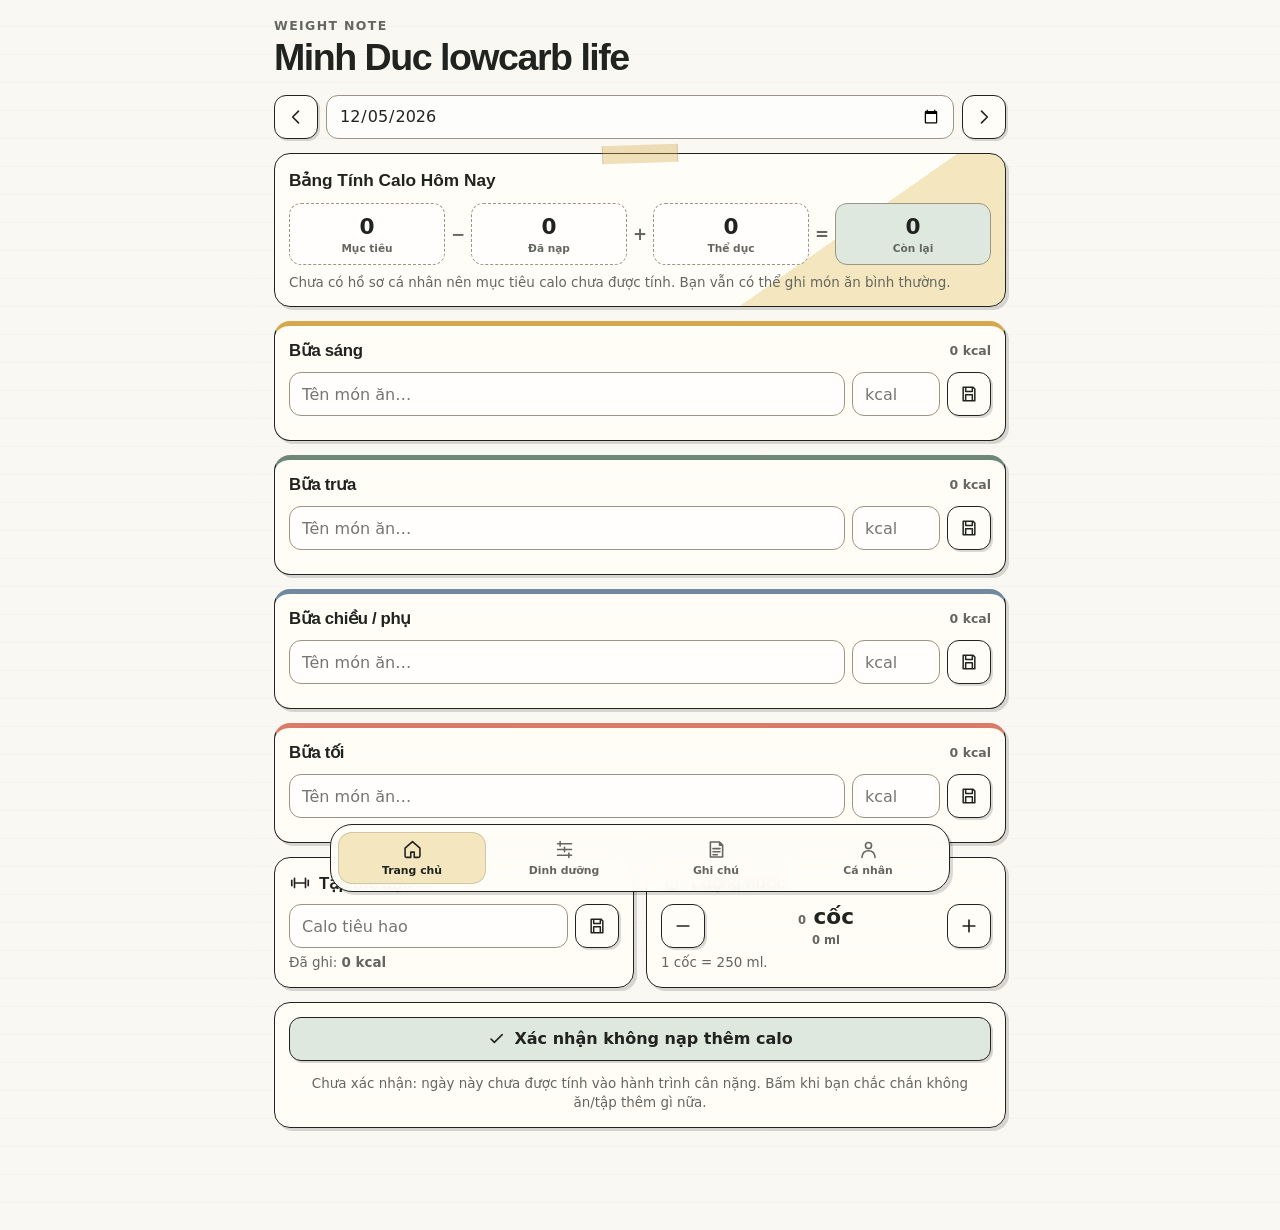
<file: index.html>
<!doctype html>
<html lang="vi">
<head>
  <meta charset="utf-8">
  <meta name="viewport" content="width=device-width, initial-scale=1, viewport-fit=cover">
  <meta name="theme-color" content="#f5f1e7">
  <title>Weight Note · Trang chủ</title>
  <link rel="stylesheet" href="css/index.css">
</head>
<body>
  <main class="app-shell">
    <header class="page-header">
      <div>
        <p class="page-kicker">Weight Note</p>
        <h1 class="page-title">Minh Duc lowcarb life</h1>
      </div>
    </header>

    <div class="date-switcher">
      <button type="button" class="icon-button" data-date-prev aria-label="Ngày trước"><svg class="icon"><use href="assets/icons.svg#chevron-left"></use></svg></button>
      <input class="input" type="date" id="date-picker" aria-label="Chọn ngày">
      <button type="button" class="icon-button" data-date-next aria-label="Ngày sau"><svg class="icon"><use href="assets/icons.svg#chevron-right"></use></svg></button>
    </div>

    <div class="stack">
      <section class="paper-card calorie-card paper-card__tape">
        <h2>Bảng Tính Calo Hôm Nay</h2>
        <div class="calorie-dashboard" aria-label="Tổng hợp calo theo chiều ngang">
          <div class="cal-item"><span id="summary-target">—</span><label>Mục tiêu</label></div>
          <div class="cal-math">−</div>
          <div class="cal-item"><span id="summary-food">0</span><label>Đã nạp</label></div>
          <div class="cal-math">+</div>
          <div class="cal-item"><span id="summary-burn">0</span><label>Thể dục</label></div>
          <div class="cal-math">=</div>
          <div class="cal-item highlight"><span id="summary-remaining">—</span><label>Còn lại</label></div>
        </div>
        <p id="profile-hint" class="section-note">Chưa có hồ sơ cá nhân nên mục tiêu calo chưa được tính. Bạn vẫn có thể ghi món ăn bình thường.</p>
      </section>

      <section class="paper-card meal-section" data-meal="breakfast">
        <div class="meal-head"><h2 class="section-title">Bữa sáng</h2><span class="meal-total" data-meal-total>0 kcal</span></div>
        <div class="quick-entry">
          <div class="quick-entry__name">
            <input class="input" data-food-name autocomplete="off" placeholder="Tên món ăn…">
            <div class="suggestion-box hidden" data-suggestions></div>
          </div>
          <input class="input" data-food-calories type="number" inputmode="numeric" min="0" step="1" placeholder="kcal">
          <button type="button" class="icon-button" data-save-food aria-label="Lưu món"><svg class="icon"><use href="assets/icons.svg#save"></use></svg></button>
        </div>
        <div class="saved-lines" data-saved-lines></div>
      </section>

      <section class="paper-card meal-section" data-meal="lunch">
        <div class="meal-head"><h2 class="section-title">Bữa trưa</h2><span class="meal-total" data-meal-total>0 kcal</span></div>
        <div class="quick-entry">
          <div class="quick-entry__name">
            <input class="input" data-food-name autocomplete="off" placeholder="Tên món ăn…">
            <div class="suggestion-box hidden" data-suggestions></div>
          </div>
          <input class="input" data-food-calories type="number" inputmode="numeric" min="0" step="1" placeholder="kcal">
          <button type="button" class="icon-button" data-save-food aria-label="Lưu món"><svg class="icon"><use href="assets/icons.svg#save"></use></svg></button>
        </div>
        <div class="saved-lines" data-saved-lines></div>
      </section>

      <section class="paper-card meal-section" data-meal="snack">
        <div class="meal-head"><h2 class="section-title">Bữa chiều / phụ</h2><span class="meal-total" data-meal-total>0 kcal</span></div>
        <div class="quick-entry">
          <div class="quick-entry__name">
            <input class="input" data-food-name autocomplete="off" placeholder="Tên món ăn…">
            <div class="suggestion-box hidden" data-suggestions></div>
          </div>
          <input class="input" data-food-calories type="number" inputmode="numeric" min="0" step="1" placeholder="kcal">
          <button type="button" class="icon-button" data-save-food aria-label="Lưu món"><svg class="icon"><use href="assets/icons.svg#save"></use></svg></button>
        </div>
        <div class="saved-lines" data-saved-lines></div>
      </section>

      <section class="paper-card meal-section" data-meal="dinner">
        <div class="meal-head"><h2 class="section-title">Bữa tối</h2><span class="meal-total" data-meal-total>0 kcal</span></div>
        <div class="quick-entry">
          <div class="quick-entry__name">
            <input class="input" data-food-name autocomplete="off" placeholder="Tên món ăn…">
            <div class="suggestion-box hidden" data-suggestions></div>
          </div>
          <input class="input" data-food-calories type="number" inputmode="numeric" min="0" step="1" placeholder="kcal">
          <button type="button" class="icon-button" data-save-food aria-label="Lưu món"><svg class="icon"><use href="assets/icons.svg#save"></use></svg></button>
        </div>
        <div class="saved-lines" data-saved-lines></div>
      </section>

      <div class="home-tools">
        <section class="paper-card tool-card">
          <div class="tool-head"><svg class="icon"><use href="assets/icons.svg#dumbbell"></use></svg><h2 class="section-title">Tập thể dục</h2></div>
          <div class="exercise-row">
            <input class="input" id="exercise-input" type="number" inputmode="numeric" min="0" step="1" placeholder="Calo tiêu hao">
            <button class="icon-button" id="save-exercise" type="button" aria-label="Lưu calo thể dục"><svg class="icon"><use href="assets/icons.svg#save"></use></svg></button>
          </div>
          <p class="section-note">Đã ghi: <strong id="exercise-total">0 kcal</strong></p>
        </section>

        <section class="paper-card tool-card">
          <div class="tool-head"><svg class="icon"><use href="assets/icons.svg#water"></use></svg><h2 class="section-title">Lượng nước</h2></div>
          <div class="water-stepper">
            <button class="icon-button" id="water-minus" type="button" aria-label="Bớt một cốc"><svg class="icon"><use href="assets/icons.svg#minus"></use></svg></button>
            <div class="water-count"><strong><span id="water-cups">0</span> cốc</strong><span id="water-ml">0 ml</span></div>
            <button class="icon-button" id="water-plus" type="button" aria-label="Thêm một cốc"><svg class="icon"><use href="assets/icons.svg#plus"></use></svg></button>
          </div>
          <p class="section-note">1 cốc = 250 ml.</p>
        </section>
      </div>

      <section class="paper-card confirm-day-card">
        <button type="button" class="button primary" id="confirm-day-btn">
          <svg class="icon"><use href="assets/icons.svg#check"></use></svg>
          <span id="confirm-day-btn-label">Xác nhận không nạp thêm calo</span>
        </button>
        <p class="section-note" id="confirm-day-status"></p>
      </section>
    </div>
  </main>

  <nav class="bottom-nav" aria-label="Điều hướng chính">
    <a class="nav-link active" href="index.html"><svg class="icon"><use href="assets/icons.svg#home"></use></svg><span>Trang chủ</span></a>
    <a class="nav-link" href="nutrition.html"><svg class="icon"><use href="assets/icons.svg#nutrition"></use></svg><span>Dinh dưỡng</span></a>
    <a class="nav-link" href="notes.html"><svg class="icon"><use href="assets/icons.svg#note"></use></svg><span>Ghi chú</span></a>
    <a class="nav-link" href="profile.html"><svg class="icon"><use href="assets/icons.svg#profile"></use></svg><span>Cá nhân</span></a>
  </nav>

  <script type="module" src="js/pages/home.js"></script>
</body>
</html>
</file>
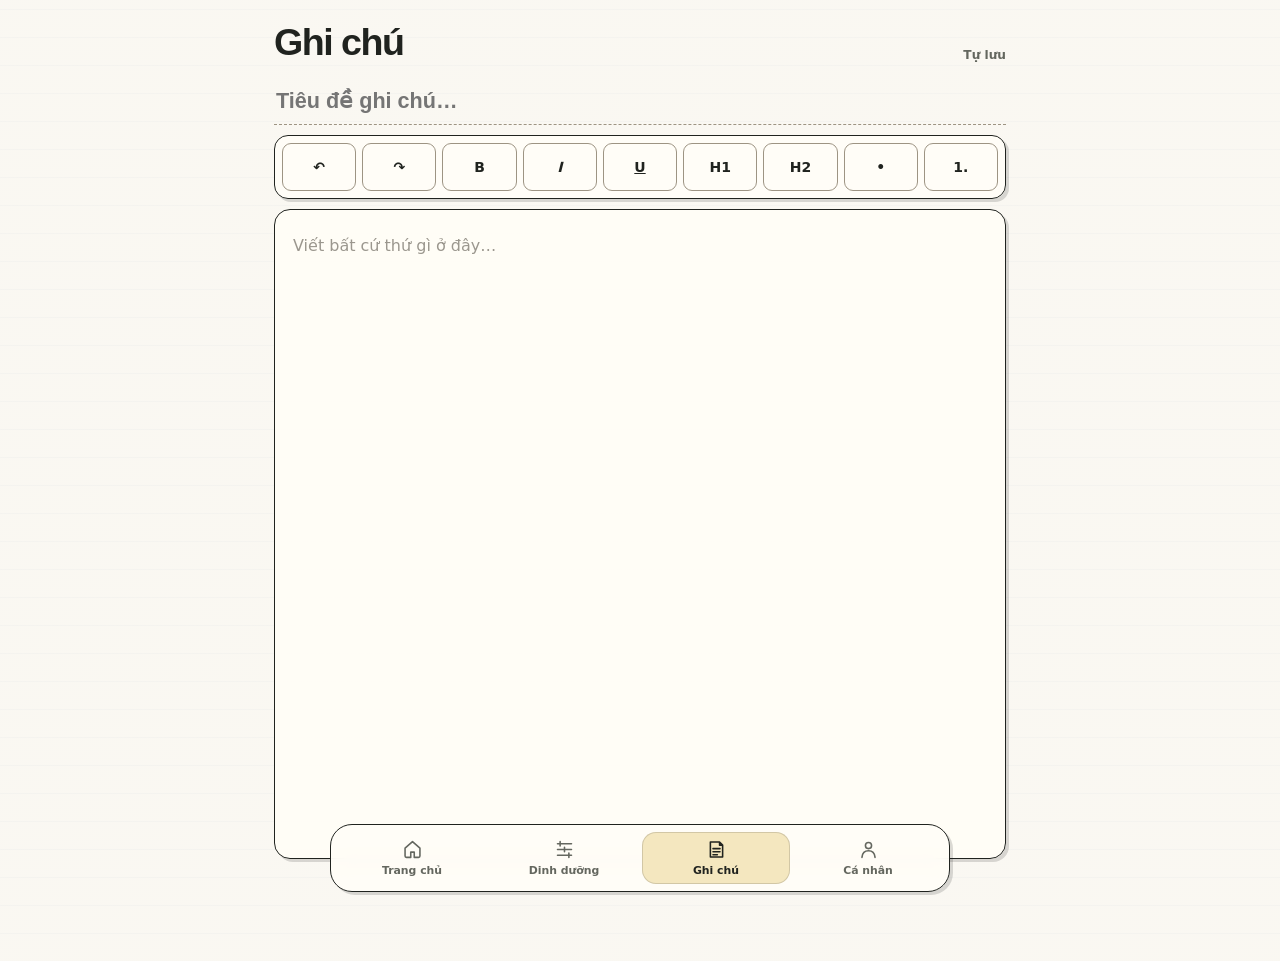
<file: notes.html>
<!doctype html>
<html lang="vi">
<head>
  <meta charset="utf-8">
  <meta name="viewport" content="width=device-width, initial-scale=1, viewport-fit=cover">
  <meta name="theme-color" content="#f5f1e7">
  <title>Weight Note · Ghi chú</title>
  <link rel="stylesheet" href="css/index.css">
</head>
<body>
  <main class="app-shell">
    <header class="page-header">
      <div><p class="page-kicker">  <h1 class="page-title">Ghi chú</h1></div>
      <span class="note-save-state" id="note-save-state">Tự lưu</span>
    </header>

    <section class="note-shell">
      <input class="note-title-input" id="note-title" placeholder="Tiêu đề ghi chú…" aria-label="Tiêu đề ghi chú">

      <div class="editor-toolbar" aria-label="Thanh định dạng">
        <button class="editor-tool" type="button" data-command="undo" title="Hoàn tác">↶</button>
        <button class="editor-tool" type="button" data-command="redo" title="Làm lại">↷</button>
        <button class="editor-tool" type="button" data-command="bold" title="In đậm"><b>B</b></button>
        <button class="editor-tool" type="button" data-command="italic" title="In nghiêng"><i>I</i></button>
        <button class="editor-tool" type="button" data-command="underline" title="Gạch chân"><u>U</u></button>
        <button class="editor-tool" type="button" data-command="formatBlock" data-value="H1" title="Tiêu đề lớn">H1</button>
        <button class="editor-tool" type="button" data-command="formatBlock" data-value="H2" title="Tiêu đề nhỏ">H2</button>
        <button class="editor-tool" type="button" data-command="insertUnorderedList" title="Danh sách chấm">• </button>
        <button class="editor-tool" type="button" data-command="insertOrderedList" title="Danh sách số">1. </button>
      </div>

      <article id="note-editor" class="note-editor" contenteditable="true" spellcheck="true" data-placeholder="Viết bất cứ thứ gì ở đây…"></article>
    </section>
  </main>

  <nav class="bottom-nav" aria-label="Điều hướng chính">
    <a class="nav-link" href="index.html"><svg class="icon"><use href="assets/icons.svg#home"></use></svg><span>Trang chủ</span></a>
    <a class="nav-link" href="nutrition.html"><svg class="icon"><use href="assets/icons.svg#nutrition"></use></svg><span>Dinh dưỡng</span></a>
    <a class="nav-link active" href="notes.html"><svg class="icon"><use href="assets/icons.svg#note"></use></svg><span>Ghi chú</span></a>
    <a class="nav-link" href="profile.html"><svg class="icon"><use href="assets/icons.svg#profile"></use></svg><span>Cá nhân</span></a>
  </nav>

  <script type="module" src="js/pages/notes.js"></script>
</body>
</html>
</file>
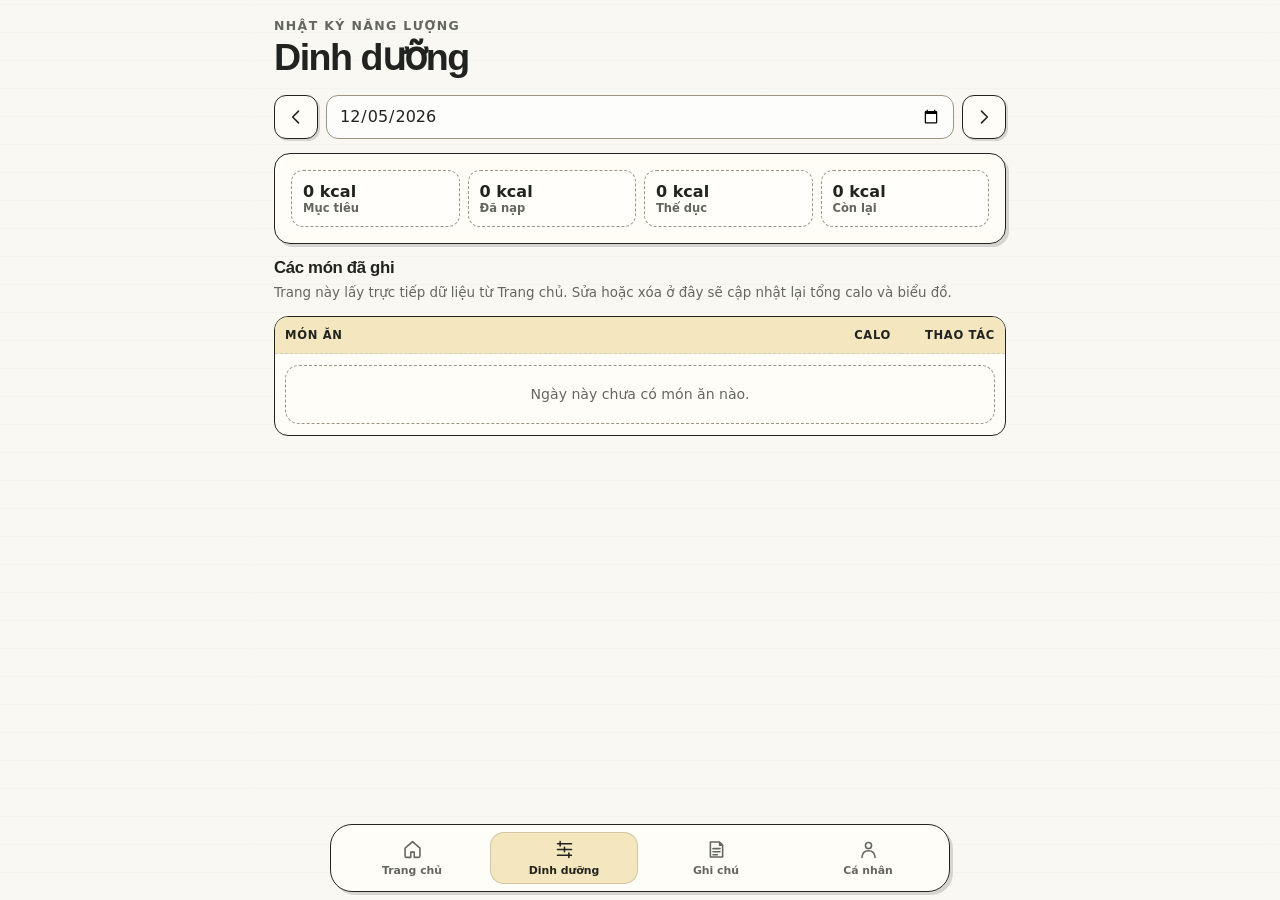
<file: nutrition.html>
<!doctype html>
<html lang="vi">
<head>
  <meta charset="utf-8">
  <meta name="viewport" content="width=device-width, initial-scale=1, viewport-fit=cover">
  <meta name="theme-color" content="#f5f1e7">
  <title>Weight Note · Dinh dưỡng</title>
  <link rel="stylesheet" href="css/index.css">
</head>
<body>
  <main class="app-shell">
    <header class="page-header">
      <div><p class="page-kicker">Nhật ký năng lượng</p><h1 class="page-title">Dinh dưỡng</h1></div>
    </header>

    <div class="date-switcher">
      <button type="button" class="icon-button" data-date-prev aria-label="Ngày trước"><svg class="icon"><use href="assets/icons.svg#chevron-left"></use></svg></button>
      <input class="input" type="date" id="date-picker" aria-label="Chọn ngày">
      <button type="button" class="icon-button" data-date-next aria-label="Ngày sau"><svg class="icon"><use href="assets/icons.svg#chevron-right"></use></svg></button>
    </div>

    <div class="stack">
      <section class="paper-card paper-card__body">
        <div class="nutrition-summary">
          <div class="stat-chip"><strong id="sum-target">Chưa có</strong><span>Mục tiêu</span></div>
          <div class="stat-chip"><strong id="sum-food">0 kcal</strong><span>Đã nạp</span></div>
          <div class="stat-chip"><strong id="sum-exercise">0 kcal</strong><span>Thể dục</span></div>
          <div class="stat-chip"><strong id="sum-remaining">—</strong><span>Còn lại</span></div>
        </div>
      </section>

      <section class="stack">
        <div>
          <h2 class="section-title">Các món đã ghi</h2>
          <p class="section-note">Trang này lấy trực tiếp dữ liệu từ Trang chủ. Sửa hoặc xóa ở đây sẽ cập nhật lại tổng calo và biểu đồ.</p>
        </div>
        <div class="table-wrap">
          <table class="data-table">
            <thead><tr><th>Món ăn</th><th style="text-align:right">Calo</th><th style="text-align:right">Thao tác</th></tr></thead>
            <tbody id="food-table-body"></tbody>
          </table>
        </div>
      </section>

      <section class="paper-card paper-card__body hidden">
        <h2 class="section-title">Món từng dùng còn tồn tại</h2>
        <p class="section-note">Đây chính là nguồn đề xuất ở Trang chủ. Một món chỉ biến mất khỏi đề xuất khi không còn bản ghi nào của món đó trong lịch sử.</p>
        <div class="history-hint-list" id="food-memory" style="margin-top:12px"></div>
      </section>
    </div>
  </main>

  <nav class="bottom-nav" aria-label="Điều hướng chính">
    <a class="nav-link" href="index.html"><svg class="icon"><use href="assets/icons.svg#home"></use></svg><span>Trang chủ</span></a>
    <a class="nav-link active" href="nutrition.html"><svg class="icon"><use href="assets/icons.svg#nutrition"></use></svg><span>Dinh dưỡng</span></a>
    <a class="nav-link" href="notes.html"><svg class="icon"><use href="assets/icons.svg#note"></use></svg><span>Ghi chú</span></a>
    <a class="nav-link" href="profile.html"><svg class="icon"><use href="assets/icons.svg#profile"></use></svg><span>Cá nhân</span></a>
  </nav>

  <script type="module" src="js/pages/nutrition.js"></script>
</body>
</html>
</file>
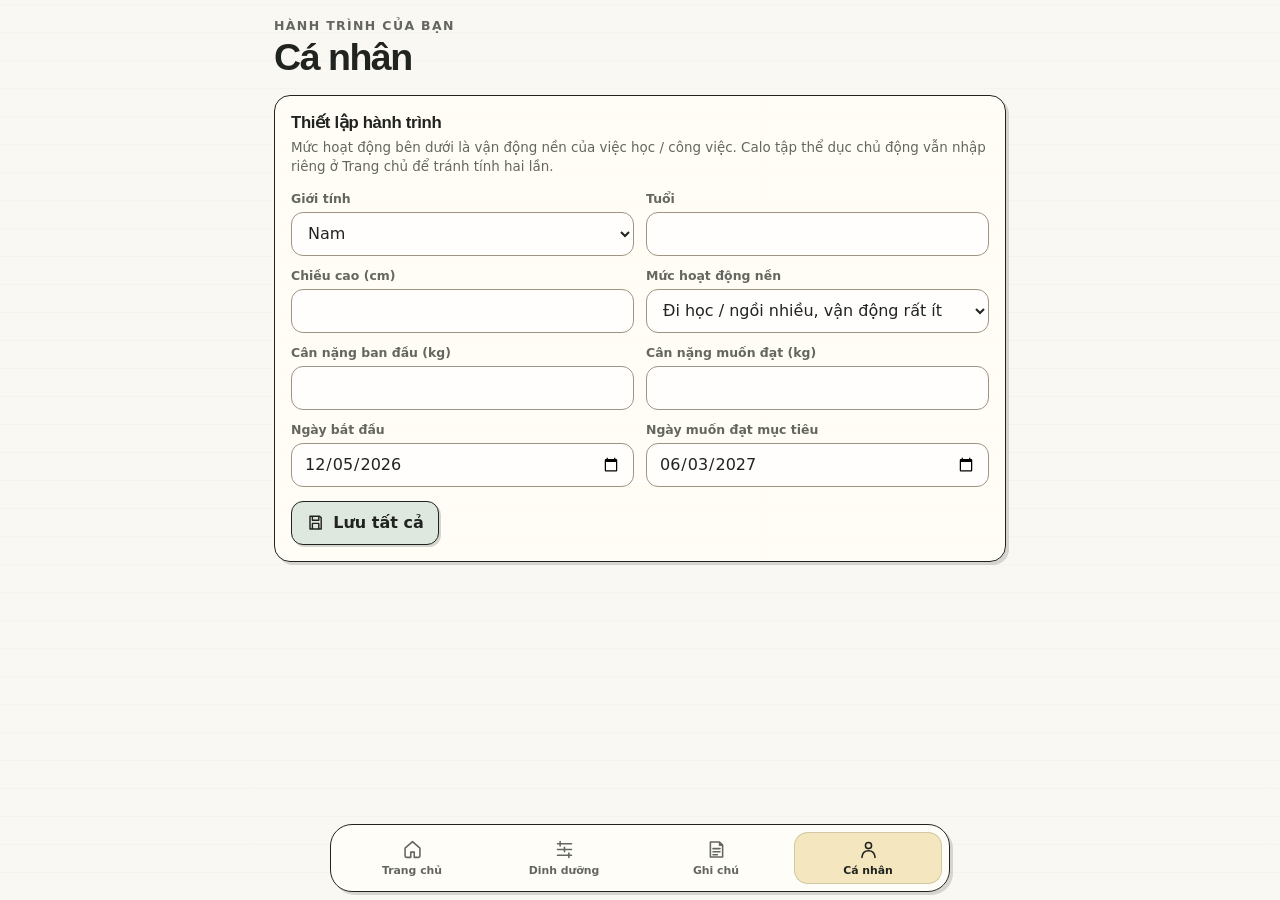
<file: profile.html>
<!doctype html>
<html lang="vi">
<head>
  <meta charset="utf-8">
  <meta name="viewport" content="width=device-width, initial-scale=1, viewport-fit=cover">
  <meta name="theme-color" content="#f5f1e7">
  <title>Weight Note · Cá nhân</title>
  <link rel="stylesheet" href="css/index.css">
</head>
<body>
  <main class="app-shell">
    <header class="page-header">
      <div><p class="page-kicker">Hành trình của bạn</p><h1 class="page-title">Cá nhân</h1></div>
    </header>

    <section class="paper-card profile-form-card" id="profile-form-card">
      <h2 class="section-title">Thiết lập hành trình</h2>
      <p class="section-note">Mức hoạt động bên dưới là vận động nền của việc học / công việc. Calo tập thể dục chủ động vẫn nhập riêng ở Trang chủ để tránh tính hai lần.</p>
      <p id="profile-recovery-note" class="form-message hidden">Phát hiện dữ liệu hành trình bị thiếu (chỉ còn một phần). Nhập lại đầy đủ bên dưới và lưu để tự phục hồi — dữ liệu cũ không đầy đủ sẽ được thay bằng dữ liệu bạn nhập lại ở đây.</p>

      <form id="profile-form" style="margin-top:14px">
        <div class="form-grid">
          <div class="field"><label for="gender">Giới tính</label><select class="select" id="gender" name="gender"><option value="male">Nam</option><option value="female">Nữ</option></select></div>
          <div class="field"><label for="age">Tuổi</label><input class="input" id="age" name="age" type="number" min="15" max="100" inputmode="numeric" required></div>
          <div class="field"><label for="heightCm">Chiều cao (cm)</label><input class="input" id="heightCm" name="heightCm" type="number" min="100" max="250" step="0.1" required></div>
          <div class="field"><label for="activity-level">Mức hoạt động nền</label><select class="select" id="activity-level" name="activityLevel"></select></div>
          <div class="field"><label for="startWeight">Cân nặng ban đầu (kg)</label><input class="input" id="startWeight" name="startWeight" type="number" min="1" step="0.1" required></div>
          <div class="field"><label for="targetWeight">Cân nặng muốn đạt (kg)</label><input class="input" id="targetWeight" name="targetWeight" type="number" min="1" step="0.1" required></div>
          <div class="field"><label for="startDate">Ngày bắt đầu</label><input class="input" id="startDate" name="startDate" type="date" required></div>
          <div class="field"><label for="endDate">Ngày muốn đạt mục tiêu</label><input class="input" id="endDate" name="endDate" type="date" required></div>
        </div>
        <div id="profile-form-message" class="form-message hidden"></div>
        <div class="form-actions"><button class="button primary" type="submit"><svg class="icon"><use href="assets/icons.svg#save"></use></svg>Lưu tất cả</button></div>
      </form>
    </section>

    <div class="stack hidden" id="profile-dashboard">
      <section class="paper-card paper-card__body">
        <div style="margin-bottom:12px">
          <h2 class="section-title" id="journey-route">—</h2>
          <p class="section-note" id="journey-dates">—</p>
        </div>
        <div class="profile-summary">
          <div class="stat-chip"><strong id="current-weight">—</strong><span>Cân hiện tại ước tính/thực tế</span></div>
          <div class="stat-chip"><strong id="maintenance-calories">—</strong><span>Calo duy trì hiện tại</span></div>
          <div class="stat-chip"><strong id="target-calories">—</strong><span>Calo tối đa hiện tại</span></div>
          <div class="stat-chip"><strong id="journey-progress">—</strong><span>Tiến độ thời gian</span></div>
        </div>
        <p id="target-caution" class="form-message hidden">Lịch trình đang đòi hỏi mức nạp rất thấp, nên app đã chặn tại ngưỡng kỹ thuật bảo thủ. Đây chỉ là ước tính ghi chép, không phải chỉ định y khoa.</p>
      </section>

      <section class="paper-card chart-card">
        <div class="chart-toolbar">
          <div><h2 class="section-title">Biểu đồ cân nặng</h2><p class="section-note"></div>
          <div class="zoom-group" aria-label="Zoom biểu đồ">    
            <button class="zoom-btn active" type="button" data-zoom="1">1×</button>
            <button class="zoom-btn" type="button" data-zoom="2">2×</button>
            <button class="zoom-btn" type="button" data-zoom="4">4×</button>
          </div>
        </div>
        <div class="chart-scroll" id="chart-scroll"><svg id="weight-chart" class="weight-chart" role="img" aria-label="Biểu đồ cân nặng theo ngày"></svg></div>
        <div class="chart-legend">
          <span class="legend-key"><span class="legend-line"></span>Ước tính từ calo</span>
          <span class="legend-key"><span class="legend-line plan"></span>Lịch trình mục tiêu</span>
          <span class="legend-key"><span class="legend-dot"></span>Cân thật mỗi tuần</span>
        </div>
        <p class="section-note" id="chart-detail" style="margin-top:10px"></p>
      </section>

      <section class="paper-card checkin-card">
        <h2 class="section-title">Cập nhật cân nặng thực tế</h2>
        <div class="checkin-row" style="margin-top:12px">
          <div class="field"><label for="checkin-date">Ngày cân</label><input class="input" id="checkin-date" type="date"></div>
          <div class="field"><label for="checkin-weight">Cân nặng (kg)</label><input class="input" id="checkin-weight" type="number" min="1" step="0.1" inputmode="decimal" placeholder="Ví dụ 77"></div>
          <button class="button primary" id="save-checkin" type="button"><svg class="icon"><use href="assets/icons.svg#save"></use></svg>Lưu mốc</button>
        </div>
        <div id="checkin-message" class="form-message hidden"></div>
        <div class="checkin-history" id="checkin-history"></div>
      </section>

      <section class="paper-card profile-danger-zone">
        <h2 class="section-title">Xóa toàn bộ dữ liệu</h2>
        <button class="button danger" id="reset-journey" type="button" style="margin-top:12px"><svg class="icon"><use href="assets/icons.svg#trash"></use></svg>Xóa toàn bộ dữ liệu</button>
      </section>
    </div>
  </main>

  <nav class="bottom-nav" aria-label="Điều hướng chính">
    <a class="nav-link" href="index.html"><svg class="icon"><use href="assets/icons.svg#home"></use></svg><span>Trang chủ</span></a>
    <a class="nav-link" href="nutrition.html"><svg class="icon"><use href="assets/icons.svg#nutrition"></use></svg><span>Dinh dưỡng</span></a>
    <a class="nav-link" href="notes.html"><svg class="icon"><use href="assets/icons.svg#note"></use></svg><span>Ghi chú</span></a>
    <a class="nav-link active" href="profile.html"><svg class="icon"><use href="assets/icons.svg#profile"></use></svg><span>Cá nhân</span></a>
  </nav>

  <script type="module" src="js/pages/profile.js"></script>
</body>
</html>
</file>
<file: css/index.css>
@import url('./core/01-tokens.css');
@import url('./core/02-reset.css');
@import url('./core/03-layout.css');
@import url('./components/01-navigation.css');
@import url('./components/02-cards.css');
@import url('./components/03-forms.css');
@import url('./components/04-table.css');
@import url('./pages/01-home.css');
@import url('./pages/02-nutrition.css');
@import url('./pages/03-notes.css');
@import url('./pages/04-profile.css');
@import url('./pages/05-responsive.css');
</file>
